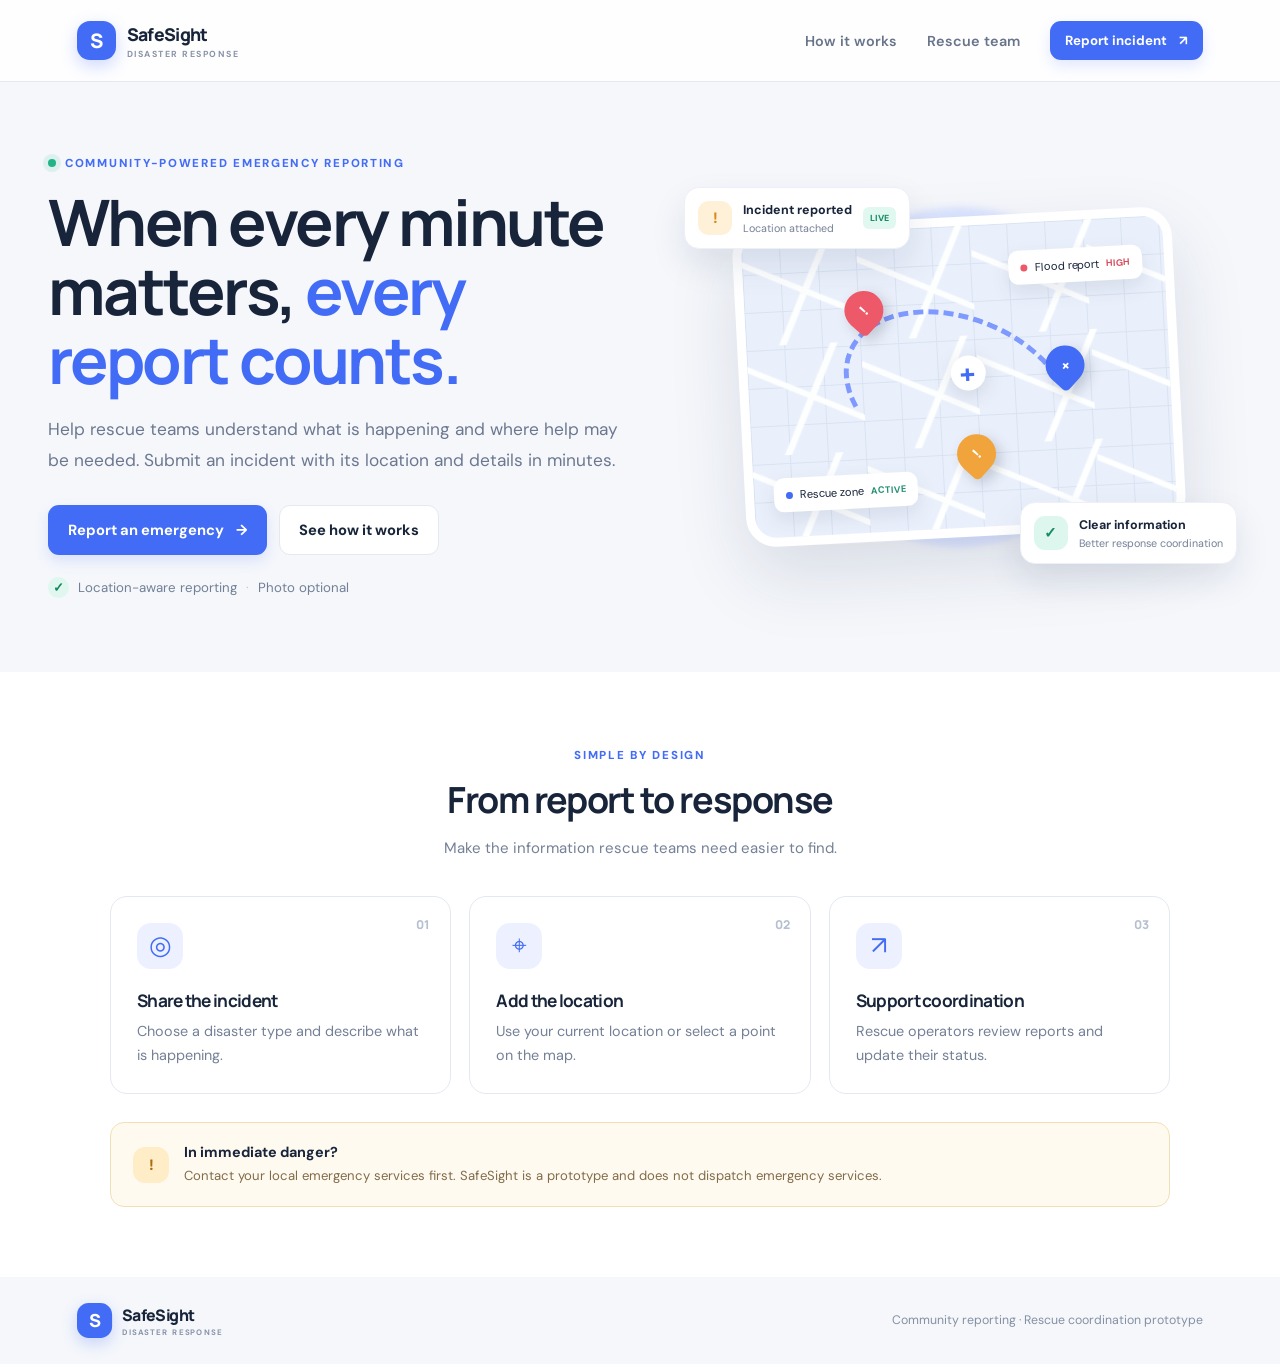
<file: frontend/index.html>
<!doctype html>
<html lang="en">

<head>
  <meta charset="utf-8">
  <meta name="viewport" content="width=device-width,initial-scale=1">
  <meta name="theme-color" content="#101d35">
  <title>SafeSight | Disaster Response</title>
  <link rel="preconnect" href="https://fonts.googleapis.com">
  <link
    href="https://fonts.googleapis.com/css2?family=DM+Sans:wght@400;500;600;700&family=Manrope:wght@400;500;600;700;800&display=swap"
    rel="stylesheet">
  <link rel="stylesheet" href="css/style.css">
</head>

<body class="home-page">
  <header class="topbar">
    <a class="brand" href="index.html"><span class="brand-mark">S</span><span>SafeSight<small>DISASTER
          RESPONSE</small></span></a>
    <nav class="nav-links"><a href="#how-it-works">How it works</a><a href="admin/login.html">Rescue team</a><a
        class="button button-small" href="citizen/report.html">Report incident <span aria-hidden="true">↗</span></a>
    </nav>
  </header>
  <main>
    <section class="hero home-hero">
      <div class="hero-copy">
        <div class="eyebrow"><span class="pulse-dot"></span> COMMUNITY-POWERED EMERGENCY REPORTING</div>
        <h1>When every minute matters, <span>every report counts.</span></h1>
        <p class="lead">Help rescue teams understand what is happening and where help may be needed. Submit an incident
          with its location and details in minutes.</p>
        <div class="hero-actions"><a class="button" href="citizen/report.html">Report an emergency <span
              aria-hidden="true">→</span></a><a class="button button-ghost" href="#how-it-works">See how it works</a>
        </div>
        <div class="trust-note"><span class="trust-icon">✓</span> Location-aware reporting <span
            class="trust-separator">·</span> Photo optional</div>
      </div>
      <div class="hero-art" aria-label="Emergency response illustration">
        <div class="art-glow"></div>
        <div class="art-card art-card-main">
          <div class="art-map-grid"></div>
          <div class="map-pin pin-one">!</div>
          <div class="map-pin pin-two">+</div>
          <div class="map-pin pin-three">!</div>
          <div class="map-route"></div>
          <div class="map-label label-one"><span class="mini-dot red"></span> Flood report <b>HIGH</b></div>
          <div class="map-label label-two"><span class="mini-dot blue"></span> Rescue zone <b>ACTIVE</b></div>
          <div class="map-center"><span>+</span></div>
        </div>
        <div class="floating-card floating-top"><span class="float-icon orange">!</span>
          <div><b>Incident reported</b><small>Location attached</small></div><span class="live-pill">LIVE</span>
        </div>
        <div class="floating-card floating-bottom"><span class="float-icon green">✓</span>
          <div><b>Clear information</b><small>Better response coordination</small></div>
        </div>
      </div>
    </section>
    <section class="how-section" id="how-it-works">
      <div class="section-heading">
        <div class="eyebrow">SIMPLE BY DESIGN</div>
        <h2>From report to response</h2>
        <p>Make the information rescue teams need easier to find.</p>
      </div>
      <div class="steps-grid">
        <article class="step-card"><span class="step-number">01</span>
          <div class="step-icon">◎</div>
          <h3>Share the incident</h3>
          <p>Choose a disaster type and describe what is happening.</p>
        </article>
        <article class="step-card"><span class="step-number">02</span>
          <div class="step-icon">⌖</div>
          <h3>Add the location</h3>
          <p>Use your current location or select a point on the map.</p>
        </article>
        <article class="step-card"><span class="step-number">03</span>
          <div class="step-icon">↗</div>
          <h3>Support coordination</h3>
          <p>Rescue operators review reports and update their status.</p>
        </article>
      </div>
      <div class="safety-banner">
        <div class="safety-symbol">!</div>
        <div><b>In immediate danger?</b>
          <p>Contact your local emergency services first. SafeSight is a prototype and does not dispatch emergency
            services.</p>
        </div>
      </div>
    </section>
  </main>
  <footer class="site-footer"><a class="brand footer-brand" href="index.html"><span
        class="brand-mark">S</span><span>SafeSight<small>DISASTER RESPONSE</small></span></a><span>Community reporting ·
      Rescue coordination prototype</span></footer>
</body>

</html>
</file>
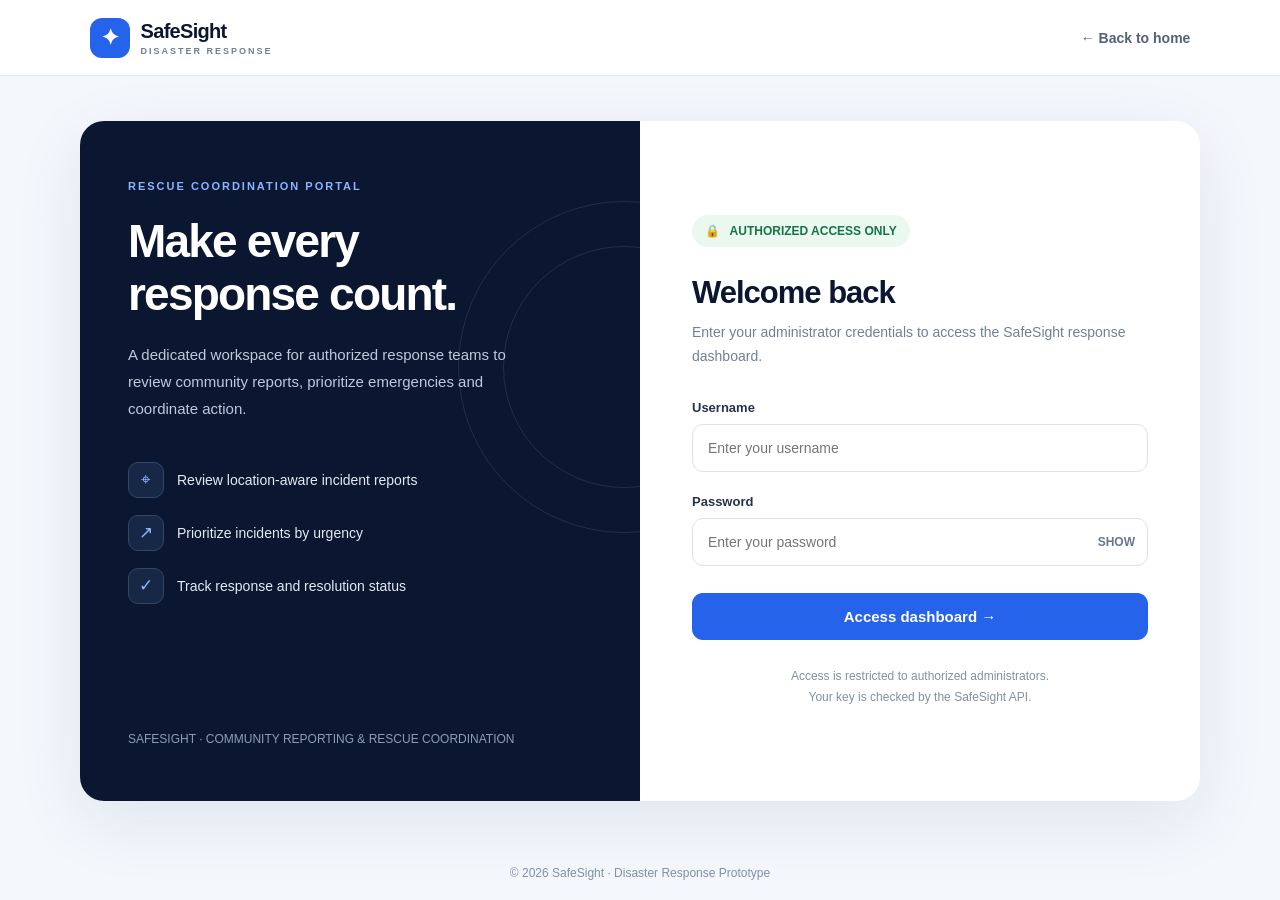
<file: frontend/admin/login.html>
<!DOCTYPE html>
<html lang="en">
<head>
  <meta charset="UTF-8">
  <meta name="viewport" content="width=device-width, initial-scale=1.0">
  <title>Admin Login | SafeSight</title>
  <meta name="theme-color" content="#0b1730">

  <style>
    * {
      margin: 0;
      padding: 0;
      box-sizing: border-box;
    }

    :root {
      --navy: #0b1730;
      --blue: #2563eb;
      --muted: #718096;
      --border: #e5eaf2;
    }

    body {
      min-height: 100vh;
      font-family: Inter, "Segoe UI", Arial, sans-serif;
      background: #f4f7fc;
      color: var(--navy);
      display: flex;
      flex-direction: column;
    }

    nav {
      height: 76px;
      padding: 0 7%;
      background: #fff;
      border-bottom: 1px solid var(--border);
      display: flex;
      justify-content: space-between;
      align-items: center;
    }

    .brand {
      display: flex;
      align-items: center;
      gap: 11px;
      font-size: 20px;
      font-weight: 800;
      letter-spacing: -0.7px;
    }

    .brand-icon {
      width: 40px;
      height: 40px;
      border-radius: 12px;
      background: var(--blue);
      color: white;
      display: grid;
      place-items: center;
      font-size: 22px;
    }

    .brand span small {
      display: block;
      font-size: 9px;
      letter-spacing: 2px;
      color: var(--muted);
      margin-top: 3px;
    }

    nav a {
      text-decoration: none;
      color: #53627a;
      font-size: 14px;
      font-weight: 600;
    }

    main {
      flex: 1;
      display: grid;
      grid-template-columns: 1fr 1fr;
      max-width: 1120px;
      width: 90%;
      margin: 45px auto;
      background: white;
      border-radius: 24px;
      overflow: hidden;
      box-shadow: 0 20px 70px rgba(24, 46, 85, 0.09);
      min-height: 570px;
    }

    .welcome {
      padding: 55px 48px;
      background: var(--navy);
      color: white;
      display: flex;
      flex-direction: column;
      justify-content: space-between;
      position: relative;
      overflow: hidden;
    }

    .welcome::before,
    .welcome::after {
      content: "";
      position: absolute;
      border: 1px solid rgba(255,255,255,.10);
      border-radius: 50%;
      width: 330px;
      height: 330px;
      right: -150px;
      top: 80px;
    }

    .welcome::after {
      width: 240px;
      height: 240px;
      right: -105px;
      top: 125px;
    }

    .eyebrow {
      display: inline-block;
      font-size: 11px;
      font-weight: 800;
      letter-spacing: 2px;
      color: #8db4ff;
      margin-bottom: 23px;
    }

    .welcome h1 {
      font-size: clamp(32px, 4vw, 46px);
      line-height: 1.15;
      letter-spacing: -1.8px;
      margin-bottom: 20px;
      max-width: 410px;
    }

    .welcome p {
      color: #bdc9dd;
      line-height: 1.8;
      font-size: 15px;
      max-width: 390px;
    }

    .feature-list {
      margin-top: 40px;
      display: grid;
      gap: 17px;
    }

    .feature {
      display: flex;
      align-items: center;
      gap: 13px;
      font-size: 14px;
      color: #e3eaf6;
    }

    .feature-icon {
      width: 36px;
      height: 36px;
      flex-shrink: 0;
      border: 1px solid #344665;
      background: #172746;
      border-radius: 10px;
      display: grid;
      place-items: center;
      color: #91b7ff;
      font-size: 17px;
    }

    .welcome-bottom {
      margin-top: 45px;
      font-size: 12px;
      color: #8d9db8;
    }

    .login-panel {
      padding: 55px 52px;
      display: flex;
      flex-direction: column;
      justify-content: center;
    }

    .secure-tag {
      display: inline-flex;
      align-items: center;
      gap: 8px;
      color: #167447;
      background: #eaf8f0;
      padding: 9px 13px;
      border-radius: 30px;
      font-size: 12px;
      font-weight: 700;
      width: fit-content;
      margin-bottom: 28px;
    }

    .login-panel h2 {
      font-size: 31px;
      letter-spacing: -1px;
      margin-bottom: 10px;
    }

    .subtitle {
      color: var(--muted);
      font-size: 14px;
      line-height: 1.7;
      margin-bottom: 32px;
    }

    label {
      display: block;
      font-size: 13px;
      font-weight: 700;
      margin-bottom: 9px;
      color: #25344d;
    }

    .input-wrap {
      position: relative;
      margin-bottom: 22px;
    }

    input {
      width: 100%;
      padding: 15px 45px 15px 15px;
      border: 1px solid #dce3ee;
      border-radius: 11px;
      outline: none;
      font: inherit;
      font-size: 14px;
      color: var(--navy);
      background: #fff;
      transition: border .2s, box-shadow .2s;
    }

    input:focus {
      border-color: var(--blue);
      box-shadow: 0 0 0 4px rgba(37,99,235,.10);
    }

    .toggle-password {
      position: absolute;
      right: 13px;
      top: 50%;
      transform: translateY(-50%);
      border: 0;
      background: none;
      color: #687790;
      cursor: pointer;
      font-size: 12px;
      font-weight: 700;
    }

    .login-button {
      width: 100%;
      padding: 15px;
      border: 0;
      border-radius: 11px;
      background: var(--blue);
      color: white;
      font-weight: 750;
      font-size: 15px;
      cursor: pointer;
      transition: background .2s, transform .2s;
      margin-top: 5px;
    }

    .login-button:hover {
      background: #1d4ed8;
      transform: translateY(-1px);
    }

    .message {
      display: none;
      margin-top: 17px;
      padding: 12px 14px;
      border-radius: 9px;
      font-size: 13px;
      line-height: 1.5;
    }

    .message.error {
      display: block;
      color: #b42318;
      background: #fff0ef;
      border: 1px solid #ffd8d5;
    }

    .message.info {
      display: block;
      color: #1d4ed8;
      background: #eff6ff;
      border: 1px solid #dbeafe;
    }

    .login-note {
      text-align: center;
      color: #8290a5;
      font-size: 12px;
      line-height: 1.7;
      margin-top: 26px;
    }

    footer {
      text-align: center;
      padding: 20px;
      font-size: 12px;
      color: #8190a5;
    }

    @media (max-width: 760px) {
      nav {
        padding: 0 5%;
        height: 68px;
      }

      main {
        grid-template-columns: 1fr;
        width: 92%;
        margin: 24px auto;
      }

      .welcome {
        padding: 32px 28px;
      }

      .welcome h1 {
        font-size: 32px;
      }

      .feature-list,
      .welcome-bottom {
        margin-top: 28px;
      }

      .login-panel {
        padding: 35px 28px;
      }
    }
  </style>
</head>

<body>
  <nav>
    <div class="brand">
      <div class="brand-icon">✦</div>
      <span>
        SafeSight
        <small>DISASTER RESPONSE</small>
      </span>
    </div>
    <a href="../index.html">← Back to home</a>
  </nav>

  <main>
    <section class="welcome">
      <div>
        <span class="eyebrow">RESCUE COORDINATION PORTAL</span>
        <h1>Make every response count.</h1>
        <p>
          A dedicated workspace for authorized response teams to review
          community reports, prioritize emergencies and coordinate action.
        </p>

        <div class="feature-list">
          <div class="feature">
            <div class="feature-icon">⌖</div>
            <span>Review location-aware incident reports</span>
          </div>
          <div class="feature">
            <div class="feature-icon">↗</div>
            <span>Prioritize incidents by urgency</span>
          </div>
          <div class="feature">
            <div class="feature-icon">✓</div>
            <span>Track response and resolution status</span>
          </div>
        </div>
      </div>

      <div class="welcome-bottom">
        SAFESIGHT · COMMUNITY REPORTING & RESCUE COORDINATION
      </div>
    </section>

    <section class="login-panel">
      <div class="secure-tag">🔒 &nbsp; AUTHORIZED ACCESS ONLY</div>

      <h2>Welcome back</h2>
      
<p class="subtitle">
  Enter your administrator credentials to access the SafeSight response dashboard.
</p>


      <form id="loginForm">
        
<label for="username">Username</label>
<div class="input-wrap">
  <input
    id="username"
    type="text"
    placeholder="Enter your username"
    autocomplete="username"
    required
  >
</div>

<label for="password">Password</label>
<div class="input-wrap">
  <input
    id="password"
    type="password"
    placeholder="Enter your password"
    autocomplete="current-password"
    required
  >
  <button class="toggle-password" type="button" id="togglePassword">
    SHOW
  </button>
</div>
<button type="submit" id="loginButton" class="login-button">
  Access dashboard →
</button>

<div id="message" class="message"></div>
      </form>

      <p class="login-note">
        Access is restricted to authorized administrators.<br>
        Your key is checked by the SafeSight API.
      </p>
    </section>
  </main>

  <footer>
    © 2026 SafeSight · Disaster Response Prototype
  </footer>

  <script>

const API_BASE = "https://safesight-7lgj.onrender.com/api";
const KEY_STORAGE = "safesight_admin_key";
const form = document.getElementById("loginForm");
const usernameInput = document.getElementById("username");
const passwordInput = document.getElementById("password");
const toggleButton = document.getElementById("togglePassword");
const loginButton = document.getElementById("loginButton");
const message = document.getElementById("message");

function showMessage(text, type) {
  message.textContent = text;
  message.className = "message " + type;
}

toggleButton.addEventListener("click", () => {
  const show = passwordInput.type === "password";
  passwordInput.type = show ? "text" : "password";
  toggleButton.textContent = show ? "HIDE" : "SHOW";
});

form.addEventListener("submit", async (event) => {
  event.preventDefault();

  const username = usernameInput.value.trim();
  const password = passwordInput.value;

  loginButton.disabled = true;
  loginButton.textContent = "Verifying...";
  message.className = "message";

  try {
    const response = await fetch(`${API_BASE}/admin/login`, {
      method: "POST",
      headers: {
        "Content-Type": "application/json"
      },
      body: JSON.stringify({ username, password })
    });

    const data = await response.json();

    if (!response.ok) {
      throw new Error(data.detail || "Login failed.");
    }

    if (!data.admin_key) {
      throw new Error(
        "Admin key missing in login response. Check backend/main.py."
      );
    }

    sessionStorage.setItem(KEY_STORAGE, data.admin_key);
    window.location.href = "dashboard.html";
  } catch (error) {
    showMessage(
      error.message || "Cannot connect to SafeSight API.",
      "error"
    );
  } finally {
    loginButton.disabled = false;
    loginButton.textContent = "Access dashboard →";
  }
});
  </script>
</body>
</html>
</file>
<file: frontend/css/style.css>
@import url('https://fonts.googleapis.com/css2?family=DM+Sans:wght@400;500;600;700&family=Manrope:wght@400;500;600;700;800&display=swap');

:root{--navy:#101d35;--navy2:#192b49;--blue:#426cf5;--blue-dark:#3156d8;--ink:#18243a;--muted:#748096;--line:#e4e9f1;--bg:#f5f7fb;--white:#fff;--green:#1a9b72;--red:#e04f5f;--amber:#e59b2e;--shadow:0 16px 42px rgba(24,43,78,.07);--radius:18px}*{box-sizing:border-box}html{scroll-behavior:smooth}body{margin:0;background:var(--bg);color:var(--ink);font-family:'DM Sans',sans-serif;font-size:15px}h1,h2,h3{font-family:Manrope,sans-serif;letter-spacing:-.04em}h1{font-size:clamp(2.3rem,5vw,4.6rem);line-height:1.08;margin:16px 0 20px}h2{font-size:1.5rem;margin:0 0 8px}h3{font-size:1.08rem;margin:0 0 8px}p{line-height:1.65;margin:0 0 14px}a{color:inherit;text-decoration:none}.topbar{height:82px;background:rgba(255,255,255,.94);border-bottom:1px solid var(--line);display:flex;align-items:center;justify-content:space-between;padding:0 clamp(20px,6vw,90px);gap:22px}.brand{display:inline-flex;align-items:center;gap:11px;font:800 1.1rem Manrope,sans-serif;letter-spacing:-.04em}.brand>span:last-child{display:flex;flex-direction:column}.brand small{font:700 .55rem 'DM Sans',sans-serif;letter-spacing:.17em;color:#8993a7;margin-top:2px}.brand-mark{width:39px;height:39px;border-radius:13px;background:var(--blue);display:grid;place-items:center;color:white;font:800 1.25rem Manrope,sans-serif;box-shadow:0 6px 16px #426cf540}.nav-links{display:flex;align-items:center;gap:30px;color:#67748a;font-weight:600;font-size:.9rem}.nav-links a:hover,.text-link:hover{color:var(--blue)}.button{display:inline-flex;align-items:center;justify-content:center;gap:12px;background:var(--blue);color:white;border:1px solid transparent;border-radius:11px;padding:14px 19px;font:700 .92rem 'DM Sans',sans-serif;cursor:pointer;transition:transform .15s,background .15s;box-shadow:0 6px 14px #426cf526}.button:hover{background:var(--blue-dark);transform:translateY(-1px)}.button-small{padding:10px 14px;font-size:.83rem}.button-ghost{background:white;color:var(--ink);border-color:var(--line);box-shadow:none}.button-ghost:hover,.button-soft:hover{background:#edf2ff;color:var(--blue)}.button-soft{background:#eef2ff;color:#3556cb;box-shadow:none}.button-outline-light{background:transparent;color:white;border-color:#52617a;box-shadow:none}.button-outline-light:hover{background:#263955}.button-light{background:white;color:var(--navy);box-shadow:none}.button-light:hover{background:#eaf0ff;color:var(--navy)}.hero{max-width:1240px;margin:0 auto;padding:70px 28px}.home-hero{min-height:590px;display:grid;grid-template-columns:1.05fr .95fr;align-items:center;gap:35px}.eyebrow{font-size:.72rem;letter-spacing:.15em;font-weight:800;color:var(--blue);display:flex;align-items:center;gap:9px}.pulse-dot{height:8px;width:8px;border-radius:50%;background:#20b486;box-shadow:0 0 0 5px #20b4861c}.hero h1 span{color:var(--blue)}.lead{max-width:590px;color:#6c7890;font-size:1.08rem;line-height:1.8}.hero-actions{display:flex;gap:12px;flex-wrap:wrap;margin:29px 0 22px}.trust-note{color:#718096;font-size:.83rem;display:flex;align-items:center;gap:9px}.trust-icon{display:grid;place-items:center;width:21px;height:21px;background:#e0f7ef;color:#13865f;border-radius:50%;font-weight:800}.trust-separator{color:#c2c9d4}.hero-art{height:410px;position:relative;display:grid;place-items:center}.art-glow{position:absolute;width:340px;height:340px;border-radius:50%;background:#dce5ff;filter:blur(3px)}.art-card-main{position:relative;overflow:hidden;width:min(100%,440px);height:320px;background:#eaf0fb;border:9px solid white;border-radius:30px;box-shadow:0 30px 70px #172b4c20;transform:rotate(-3deg)}.art-map-grid{position:absolute;inset:0;background-image:linear-gradient(25deg,transparent 46%,#fff 47%,#fff 50%,transparent 51%),linear-gradient(115deg,transparent 46%,#fff 47%,#fff 50%,transparent 51%),linear-gradient(#d8e2f1 1px,transparent 1px),linear-gradient(90deg,#d8e2f1 1px,transparent 1px);background-size:115px 105px,130px 110px,38px 38px,38px 38px;opacity:.95}.map-route{position:absolute;width:240px;height:160px;border:5px dashed #7f9aff;border-color:#7f9aff transparent transparent #7f9aff;border-radius:50%;transform:rotate(25deg);left:90px;top:90px}.map-pin{position:absolute;z-index:2;width:39px;height:39px;border-radius:50% 50% 50% 5px;transform:rotate(-45deg);display:grid;place-items:center;color:white;font-weight:800;box-shadow:0 7px 14px #101d3533}.map-pin::first-letter{transform:rotate(45deg)}.pin-one{background:#ee5969;left:100px;top:60px}.pin-two{background:#426cf5;right:85px;top:125px}.pin-three{background:#f1a43b;left:205px;bottom:54px}.map-center{position:absolute;left:48%;top:43%;width:35px;height:35px;border-radius:50%;background:white;color:var(--blue);display:grid;place-items:center;font-size:1.7rem;font-weight:800;box-shadow:0 5px 20px #101d3522}.map-label{position:absolute;z-index:3;background:white;border-radius:10px;padding:10px 12px;box-shadow:0 8px 20px #10254a18;font-size:.7rem;display:flex;align-items:center;gap:7px}.map-label b{font-size:.58rem;color:#d44c5a}.label-one{top:28px;right:22px}.label-two{bottom:25px;left:20px}.label-two b{color:#238f70}.mini-dot{width:7px;height:7px;border-radius:50%}.mini-dot.red{background:#ee5969}.mini-dot.blue{background:#426cf5}.floating-card{position:absolute;z-index:5;background:white;border:1px solid #edf0f6;box-shadow:0 16px 35px #15284a1a;border-radius:15px;padding:13px;display:flex;align-items:center;gap:11px}.floating-top{top:15px;left:-2px}.floating-bottom{bottom:18px;right:-5px}.float-icon{width:34px;height:34px;border-radius:11px;display:grid;place-items:center;font-weight:800}.float-icon.orange{background:#fff0d8;color:#d8891e}.float-icon.green{background:#def7ee;color:#188a65}.floating-card b,.floating-card small{display:block}.floating-card b{font-size:.78rem}.floating-card small{font-size:.67rem;color:var(--muted);margin-top:3px}.live-pill{font-size:.55rem;font-weight:800;color:#188a65;background:#e0f8ef;padding:5px 7px;border-radius:6px}.how-section{background:white;padding:76px 24px 70px}.section-heading{text-align:center;max-width:650px;margin:0 auto 35px}.section-heading h2{font-size:2.25rem;margin:12px 0}.section-heading p{color:var(--muted)}.section-heading .eyebrow{justify-content:center}.steps-grid{max-width:1060px;margin:0 auto;display:grid;grid-template-columns:repeat(3,1fr);gap:18px}.step-card{position:relative;border:1px solid var(--line);border-radius:17px;padding:26px;background:#fff}.step-number{position:absolute;right:20px;top:19px;color:#b6c0d1;font:800 .76rem Manrope,sans-serif}.step-icon{height:46px;width:46px;border-radius:14px;background:#edf1ff;color:var(--blue);display:grid;place-items:center;font-size:1.6rem;margin-bottom:20px}.step-card p{color:var(--muted);font-size:.9rem;margin:0}.safety-banner{max-width:1060px;margin:28px auto 0;padding:19px 22px;border:1px solid #f3dfb5;background:#fffaf0;border-radius:14px;display:flex;gap:15px;align-items:center}.safety-symbol{width:36px;height:36px;flex:0 0 36px;display:grid;place-items:center;border-radius:12px;background:#ffedc8;color:#a86c12;font-weight:800}.safety-banner b{font-size:.9rem}.safety-banner p{font-size:.82rem;color:#816b48;margin:3px 0 0}.site-footer{padding:24px clamp(20px,6vw,90px);display:flex;align-items:center;justify-content:space-between;gap:18px;color:#8490a3;font-size:.77rem}.footer-brand{color:var(--ink);transform:scale(.9);transform-origin:left center}.page-wrap{max-width:1020px;margin:44px auto 70px;padding:0 22px}.page-heading{margin-bottom:25px}.page-heading h1{font-size:clamp(2.1rem,4vw,3rem);margin:11px 0}.page-heading p{color:var(--muted)}.step-progress{position:relative;display:flex;align-items:center;gap:6px;margin-top:22px;max-width:330px}.step-progress span{height:4px;background:#dfe5ef;border-radius:10px;flex:1}.step-progress span.progress-active{background:var(--blue)}.step-progress small{position:absolute;top:10px;color:#8b96a8;font-size:.67rem}.step-progress small b{padding:0 5px;color:#c2cad6}.panel{background:white;border:1px solid var(--line);border-radius:var(--radius);box-shadow:var(--shadow)}.form-panel{padding:30px}.form-section-title{display:flex;align-items:center;gap:14px;margin-bottom:21px}.section-icon{width:39px;height:39px;display:grid;place-items:center;border-radius:12px;background:#edf1ff;color:var(--blue);font:800 .82rem Manrope,sans-serif}.form-section-title h2{font-size:1.15rem;margin:0 0 3px}.form-section-title p{color:var(--muted);font-size:.84rem;margin:0}.location-title{padding-top:29px;margin-top:32px;border-top:1px solid var(--line)}.form-grid{display:grid;grid-template-columns:repeat(2,minmax(0,1fr));gap:19px}.form-grid label,.login-card label,.toolbar label{display:flex;flex-direction:column;gap:8px;font-size:.85rem;font-weight:700}.required{color:var(--red)}.optional{color:#98a2b2;font-weight:500;font-size:.75rem}.field-hint{font-size:.75rem;color:#8b96a8;font-weight:400}.full{grid-column:1/-1}input,select,textarea{width:100%;border:1px solid #dce2eb;background:#fff;border-radius:10px;padding:12px 13px;font:500 .9rem 'DM Sans',sans-serif;color:var(--ink);outline:none;transition:border .15s,box-shadow .15s}input:focus,select:focus,textarea:focus{border-color:#8099ff;box-shadow:0 0 0 3px #426cf51a}textarea{resize:vertical;min-height:115px}.map-toolbar{display:flex;align-items:center;gap:14px;flex-wrap:wrap}.map{height:300px;border-radius:13px;overflow:hidden;border:1px solid var(--line);z-index:0}.submit-row{display:flex;align-items:center;justify-content:space-between;gap:20px;border-top:1px solid var(--line);margin-top:26px;padding-top:24px}.privacy-note{display:flex;align-items:center;gap:10px;color:#8a95a7;font-size:.75rem;max-width:310px}.privacy-note span:first-child{font-size:1.1rem}.form-message{font-size:.85rem;margin:12px 0 0;color:var(--muted)}.error{color:#c6384b!important}.hidden{display:none!important}.result-panel{margin-top:20px;padding:25px}.result-panel h2{margin:9px 0}.report-result-id{font:800 1.6rem Manrope,sans-serif;color:var(--blue)}.text-link{font-size:.88rem;font-weight:700;color:#67748a}.login-page{background:#f4f6fb}.login-wrap{max-width:1120px;margin:0 auto;min-height:calc(100vh - 82px);padding:55px 28px;display:grid;grid-template-columns:1.1fr .9fr;gap:80px;align-items:center}.login-aside{position:relative;overflow:hidden;padding:15px 0}.login-aside h1{font-size:clamp(2.3rem,4vw,3.6rem);max-width:540px}.login-aside>p{max-width:490px;color:var(--muted);font-size:1rem}.login-benefits{display:grid;gap:13px;margin-top:28px;color:#59667d;font-weight:600;font-size:.9rem}.login-benefits span{display:inline-grid;place-items:center;background:#dcf7ed;color:#16855f;border-radius:50%;width:22px;height:22px;margin-right:9px}.login-decor{height:105px;position:relative;margin-top:28px}.decor-ring{position:absolute;width:150px;height:150px;border:24px solid #e0e7ff;border-radius:50%;left:30px;top:10px}.decor-cross{position:absolute;left:90px;top:27px;color:var(--blue);font-size:4rem;font-weight:400}.login-card{padding:34px;max-width:440px;width:100%;justify-self:end}.login-shield{height:49px;width:49px;display:grid;place-items:center;border-radius:15px;background:#edf1ff;color:var(--blue);font-size:1.8rem;margin-bottom:23px}.login-card h2{margin:10px 0}.login-card>p{margin-bottom:25px}.login-card label{margin:18px 0}.full-button{width:100%;margin-top:3px}.login-footnote{display:flex;gap:10px;padding-top:18px;border-top:1px solid var(--line);margin-top:24px;font-size:.72rem;line-height:1.6;color:#8b96a8}.login-footnote span{font-size:1rem}.dashboard-page{background:#f4f6fb;min-height:100vh}.dashboard-topbar{min-height:78px;background:var(--navy);color:white;padding:0 clamp(20px,5vw,66px);display:flex;align-items:center;justify-content:space-between;gap:20px}.brand-light{color:white}.brand-light small{color:#8e9cb3}.brand-light .brand-mark{background:#5c7cff;box-shadow:none}.dashboard-top-actions{display:flex;align-items:center;gap:10px}.system-status{display:flex;align-items:center;gap:8px;color:#b8c4d7;font-size:.78rem;margin-right:10px}.system-status i{height:7px;width:7px;border-radius:50%;background:#35c697;box-shadow:0 0 0 4px #35c69720}.dashboard-wrap{max-width:1450px;margin:0 auto;padding:35px clamp(18px,4vw,55px) 45px}.dashboard-heading{display:flex;align-items:center;justify-content:space-between;gap:20px;margin-bottom:25px}.dashboard-heading h1{font-size:2.3rem;margin:9px 0}.dashboard-heading p{color:var(--muted);margin:0}.dashboard-date{display:flex;align-items:center;gap:12px;background:white;border:1px solid var(--line);border-radius:13px;padding:13px 16px}.date-icon{height:38px;width:38px;display:grid;place-items:center;border-radius:11px;background:#edf1ff;color:var(--blue);font-size:1.3rem}.dashboard-date b,.dashboard-date small{display:block}.dashboard-date b{font-size:.8rem}.dashboard-date small{color:var(--muted);font-size:.7rem;margin-top:3px}.stats-grid{display:grid;grid-template-columns:repeat(4,minmax(0,1fr));gap:15px;margin:20px 0}.stat{padding:20px;background:white;border:1px solid var(--line);border-radius:16px;box-shadow:0 7px 20px #182b4b06}.stat-top{display:flex;align-items:center;justify-content:space-between;color:#6f7b90;font-size:.82rem;font-weight:600}.stat-icon{width:34px;height:34px;display:grid;place-items:center;border-radius:11px;font-size:1.1rem;font-weight:800}.stat strong{display:block;font:800 2rem Manrope,sans-serif;margin:12px 0 2px;letter-spacing:-.05em}.stat>small{font-size:.72rem;color:#96a0b0}.stat-total .stat-icon{background:#edf1ff;color:#426cf5}.stat-pending .stat-icon{background:#fff3df;color:#b87917}.stat-high .stat-icon{background:#ffe9eb;color:#d64253}.stat-active .stat-icon{background:#e0f7ee;color:#198c68}.toolbar{padding:17px;display:flex;align-items:end;gap:12px;flex-wrap:wrap;margin-bottom:20px}.toolbar-title{display:flex;flex-direction:column;gap:5px;margin-right:auto;min-width:160px}.toolbar-title b{font:800 1rem Manrope,sans-serif}.toolbar-title .muted{font-size:.75rem}.toolbar label{min-width:160px}.toolbar select,.toolbar input{padding:10px 12px;font-size:.8rem}.search-field{position:relative;min-width:235px!important}.search-field>span{position:absolute;left:12px;top:9px;color:#7d8aa0;font-size:1.1rem}.search-field input{padding-left:34px}.dashboard-grid{display:grid;grid-template-columns:minmax(0,1.02fr) minmax(360px,.98fr);gap:19px;align-items:start}.reports-panel,.map-panel,.detail-panel{padding:22px;min-width:0}.section-title{display:flex;justify-content:space-between;align-items:center;gap:12px;margin-bottom:17px}.section-title h2{font-size:1.1rem;margin:0 0 5px}.section-title p{color:var(--muted);font-size:.77rem;margin:0}.count-pill{white-space:nowrap;border-radius:8px;background:#edf1ff;color:#426cf5;padding:7px 9px;font-size:.7rem;font-weight:800}.reports-list{display:flex;flex-direction:column;gap:11px;max-height:730px;overflow:auto;padding-right:3px}.report-card{border:1px solid var(--line);border-radius:13px;padding:15px;background:#fff;cursor:pointer;transition:border .15s,box-shadow .15s}.report-card:hover,.report-card.selected{border-color:#a7b7ff;box-shadow:0 5px 18px #426cf510}.report-top{display:flex;align-items:center;justify-content:space-between;gap:12px}.report-id{font-size:.75rem;font-weight:800;color:var(--blue)}.badge{font-size:.65rem;font-weight:800;letter-spacing:.04em;padding:6px 8px;border-radius:7px;background:#edf1f6;color:#526176;white-space:nowrap}.badge.high{background:#ffe8eb;color:#c8384a}.badge.medium{background:#fff2d8;color:#98620d}.badge.low{background:#def7ed;color:#147b59}.report-card h3{font-size:.97rem;margin:9px 0 5px}.report-description{font-size:.8rem;color:#68758b;line-height:1.55;display:-webkit-box;-webkit-line-clamp:2;-webkit-box-orient:vertical;overflow:hidden;margin-bottom:9px}.report-meta{display:flex;gap:12px;flex-wrap:wrap;color:#8590a2;font-size:.7rem}.report-meta span{display:flex;align-items:center;gap:4px}.report-controls{display:flex;gap:8px;align-items:center;margin-top:13px;padding-top:12px;border-top:1px solid #edf0f5;flex-wrap:wrap}.report-controls select{flex:1;min-width:145px;padding:8px;font-size:.75rem}.report-controls .button{padding:8px 11px;font-size:.75rem;box-shadow:none}.button-mini-secondary{background:#edf1ff;color:#3657cb}.button-mini-secondary:hover{background:#dfe6ff}.right-stack{display:grid;gap:19px;min-width:0}.map-legend{font-size:.68rem;color:#78849a;display:flex;align-items:center;gap:6px}.map-legend i{height:7px;width:7px;border-radius:50%;background:#e44f61}.dashboard-map{height:310px}.selected-report{font-size:.83rem;line-height:1.8;overflow-wrap:anywhere}.selected-report p{margin:8px 0;color:#68758b}.detail-symbol{display:grid;place-items:center;width:34px;height:34px;background:#edf1ff;color:var(--blue);border-radius:10px;font-size:1.3rem}.empty-detail{text-align:center;padding:10px 12px 14px}.detail-placeholder-icon{height:43px;width:43px;margin:0 auto 10px;display:grid;place-items:center;background:#f0f3f9;color:#9aa5b6;border-radius:13px;font-size:1.3rem}.empty-detail b{display:block;font-size:.84rem}.empty-detail p{font-size:.76rem;margin:5px 0 0}.detail-grid{display:grid;grid-template-columns:1fr 1fr;gap:12px;margin:13px 0}.detail-cell{background:#f7f8fc;border-radius:10px;padding:11px}.detail-cell small{display:block;color:#8a95a7;font-size:.66rem;margin-bottom:4px}.detail-cell b{font-size:.79rem}.prototype-note{display:flex;gap:9px;align-items:center;color:#8792a5;font-size:.74rem;margin:20px 0 0}.empty-state{text-align:center;padding:38px 12px;color:#8490a3}.empty-state>span{font-size:1.6rem}.empty-state b{display:block;color:#4f5e75;margin:8px 0}.empty-state p{font-size:.8rem;margin:0}.sr-only{position:absolute;width:1px;height:1px;padding:0;margin:-1px;overflow:hidden;clip:rect(0,0,0,0);white-space:nowrap;border:0}@media(max-width:1050px){.home-hero{grid-template-columns:1fr 1fr;gap:10px}.dashboard-grid{grid-template-columns:1fr}.right-stack{grid-template-columns:1fr 1fr}.dashboard-map{height:300px}.toolbar-title{width:100%}.toolbar label{flex:1}.login-wrap{gap:35px}}@media(max-width:760px){.topbar{height:70px;padding:0 18px}.nav-links{gap:12px}.nav-links>a:not(.button){display:none}.home-hero{grid-template-columns:1fr;padding-top:48px}.hero-art{height:340px;margin-top:15px}.art-card-main{height:280px}.hero{padding-left:20px;padding-right:20px}.steps-grid{grid-template-columns:1fr}.how-section{padding:55px 20px}.site-footer{align-items:flex-start;flex-direction:column}.form-panel{padding:20px}.form-grid{grid-template-columns:1fr}.form-grid>*{grid-column:1}.submit-row{align-items:stretch;flex-direction:column}.submit-row .button{width:100%}.login-wrap{grid-template-columns:1fr;padding:35px 20px;gap:20px}.login-aside h1{font-size:2.2rem}.login-decor{display:none}.login-card{justify-self:stretch;max-width:none}.dashboard-topbar{padding:15px 18px;align-items:flex-start}.dashboard-top-actions{gap:6px;flex-wrap:wrap;justify-content:flex-end}.system-status{display:none}.dashboard-wrap{padding:27px 15px}.dashboard-heading{align-items:flex-start;flex-direction:column}.dashboard-heading h1{font-size:2rem}.stats-grid{grid-template-columns:repeat(2,minmax(0,1fr));gap:10px}.stat{padding:15px}.stat strong{font-size:1.7rem}.toolbar{align-items:stretch}.toolbar label,.search-field{width:100%;min-width:100%!important}.right-stack{grid-template-columns:1fr}.reports-panel,.map-panel,.detail-panel{padding:16px}.dashboard-map{height:280px}}@media(max-width:420px){.brand{font-size:1rem}.brand-mark{width:34px;height:34px}.dashboard-top-actions .button{padding:8px}.stats-grid{gap:8px}.stat-top{font-size:.73rem}.stat>small{font-size:.66rem}.report-controls select{min-width:100%}.floating-top{left:0}.floating-bottom{right:0}.hero-art{transform:scale(.94);transform-origin:center}}

/* View Details Button & Interactive Modal */
.btn-view-details{display:inline-flex;align-items:center;gap:7px;background:#2563eb;color:#ffffff;border:none;border-radius:9px;padding:8px 16px;font-size:12px;font-weight:700;cursor:pointer;transition:all .18s cubic-bezier(.4,0,.2,1);box-shadow:0 2px 6px rgba(37,99,235,.22);white-space:nowrap}
.btn-view-details:hover{background:#1d4ed8;transform:translateY(-1.5px);box-shadow:0 5px 14px rgba(37,99,235,.35)}
.btn-view-details:active{transform:translateY(0);box-shadow:0 2px 4px rgba(37,99,235,.2)}
.btn-view-details svg{flex-shrink:0;transition:transform .18s ease}
.btn-view-details:hover svg{transform:scale(1.12)}

.report-modal-overlay{position:fixed;inset:0;z-index:3500;background:rgba(10,25,45,.75);backdrop-filter:blur(6px);-webkit-backdrop-filter:blur(6px);display:flex;justify-content:center;align-items:center;padding:20px;animation:modalFadeIn .2s ease-out}
@keyframes modalFadeIn{from{opacity:0}to{opacity:1}}
.report-modal-card{background:#ffffff;border-radius:20px;width:min(100%,820px);max-height:90vh;display:flex;flex-direction:column;box-shadow:0 25px 80px rgba(10,25,45,.35),0 0 0 1px rgba(255,255,255,.1);overflow:hidden;animation:modalSlideUp .25s cubic-bezier(.16,1,.3,1)}
@keyframes modalSlideUp{from{opacity:0;transform:translateY(24px) scale(.97)}to{opacity:1;transform:translateY(0) scale(1)}}
.report-modal-header{display:flex;justify-content:space-between;align-items:flex-start;padding:22px 28px;border-bottom:1px solid var(--line);background:#f8fafc;gap:16px}
.modal-tags{display:flex;align-items:center;gap:8px;flex-wrap:wrap;margin-bottom:6px}
.report-id-badge{background:#eff6ff;color:#1d4ed8;font-weight:800;font-size:11px;padding:4px 9px;border-radius:6px;letter-spacing:.5px}
.report-modal-header h3{margin:0;font-size:20px;font-weight:800;color:var(--navy);letter-spacing:-.5px}
.modal-close-btn{width:36px;height:36px;border-radius:10px;border:1px solid #e2e8f0;background:#ffffff;color:#475569;cursor:pointer;font-size:16px;display:grid;place-items:center;transition:all .15s ease;flex-shrink:0}
.modal-close-btn:hover{background:#fee2e2;color:#b91c1c;border-color:#fca5a5}
.report-modal-body{padding:24px 28px;overflow-y:auto;flex:1;display:flex;flex-direction:column;gap:16px}
.report-modal-body::-webkit-scrollbar{width:6px}
.report-modal-body::-webkit-scrollbar-thumb{background:#cbd5e1;border-radius:6px}

.detail-banner{border-radius:12px;padding:13px 16px;font-size:13px;font-weight:600;display:flex;align-items:center;gap:10px}
.detail-banner.urgent{background:#fef2f2;border:1px solid #fecaca;color:#991b1b}
.detail-banner.safe{background:#f0fdf4;border:1px solid #bbf7d0;color:#166534}

.modal-stats-grid{display:grid;grid-template-columns:repeat(auto-fit,minmax(160px,1fr));gap:12px}
.modal-stat-tile{background:#f8fafc;border:1px solid #eef2f7;border-radius:12px;padding:13px 15px}
.modal-stat-tile small{display:block;color:var(--muted);font-size:10px;text-transform:uppercase;letter-spacing:.6px;margin-bottom:4px;font-weight:700}
.modal-stat-tile strong{font-size:14px;color:var(--navy)}

.modal-section{background:#ffffff;border:1px solid #e8eef5;border-radius:13px;padding:16px 18px}
.modal-section h4{margin:0 0 10px;font-size:12px;font-weight:800;color:#475569;text-transform:uppercase;letter-spacing:.7px;display:flex;align-items:center;gap:7px}
.modal-section p{margin:0;font-size:13px;line-height:1.65;color:#334155;overflow-wrap:anywhere}

.photo-preview-wrap{border-radius:12px;overflow:hidden;background:#0b172a;display:flex;justify-content:center;align-items:center;max-height:360px;margin-top:10px;border:1px solid #1e293b}
.photo-preview-wrap img{max-width:100%;max-height:360px;object-fit:contain;cursor:zoom-in}

.modal-status-card{background:#f0f7ff;border:1px solid #bfdbfe;border-radius:14px;padding:16px 18px}
.modal-status-card h4{margin:0 0 10px;font-size:12px;font-weight:800;color:#1e40af;text-transform:uppercase;letter-spacing:.6px}
.modal-status-actions{display:flex;gap:10px;align-items:center;flex-wrap:wrap}
.modal-status-actions select{flex:1;min-width:180px;padding:10px 12px;border-radius:9px;border:1px solid #93c5fd;background:#fff;font-size:13px;font-weight:600;color:#1e3a8a}

.report-modal-footer{display:flex;justify-content:space-between;align-items:center;padding:16px 28px;border-top:1px solid var(--line);background:#f8fafc;gap:12px;flex-wrap:wrap}
.modal-footer-left{display:flex;gap:10px;align-items:center;flex-wrap:wrap}
.modal-footer-right{margin-left:auto}
</file>
